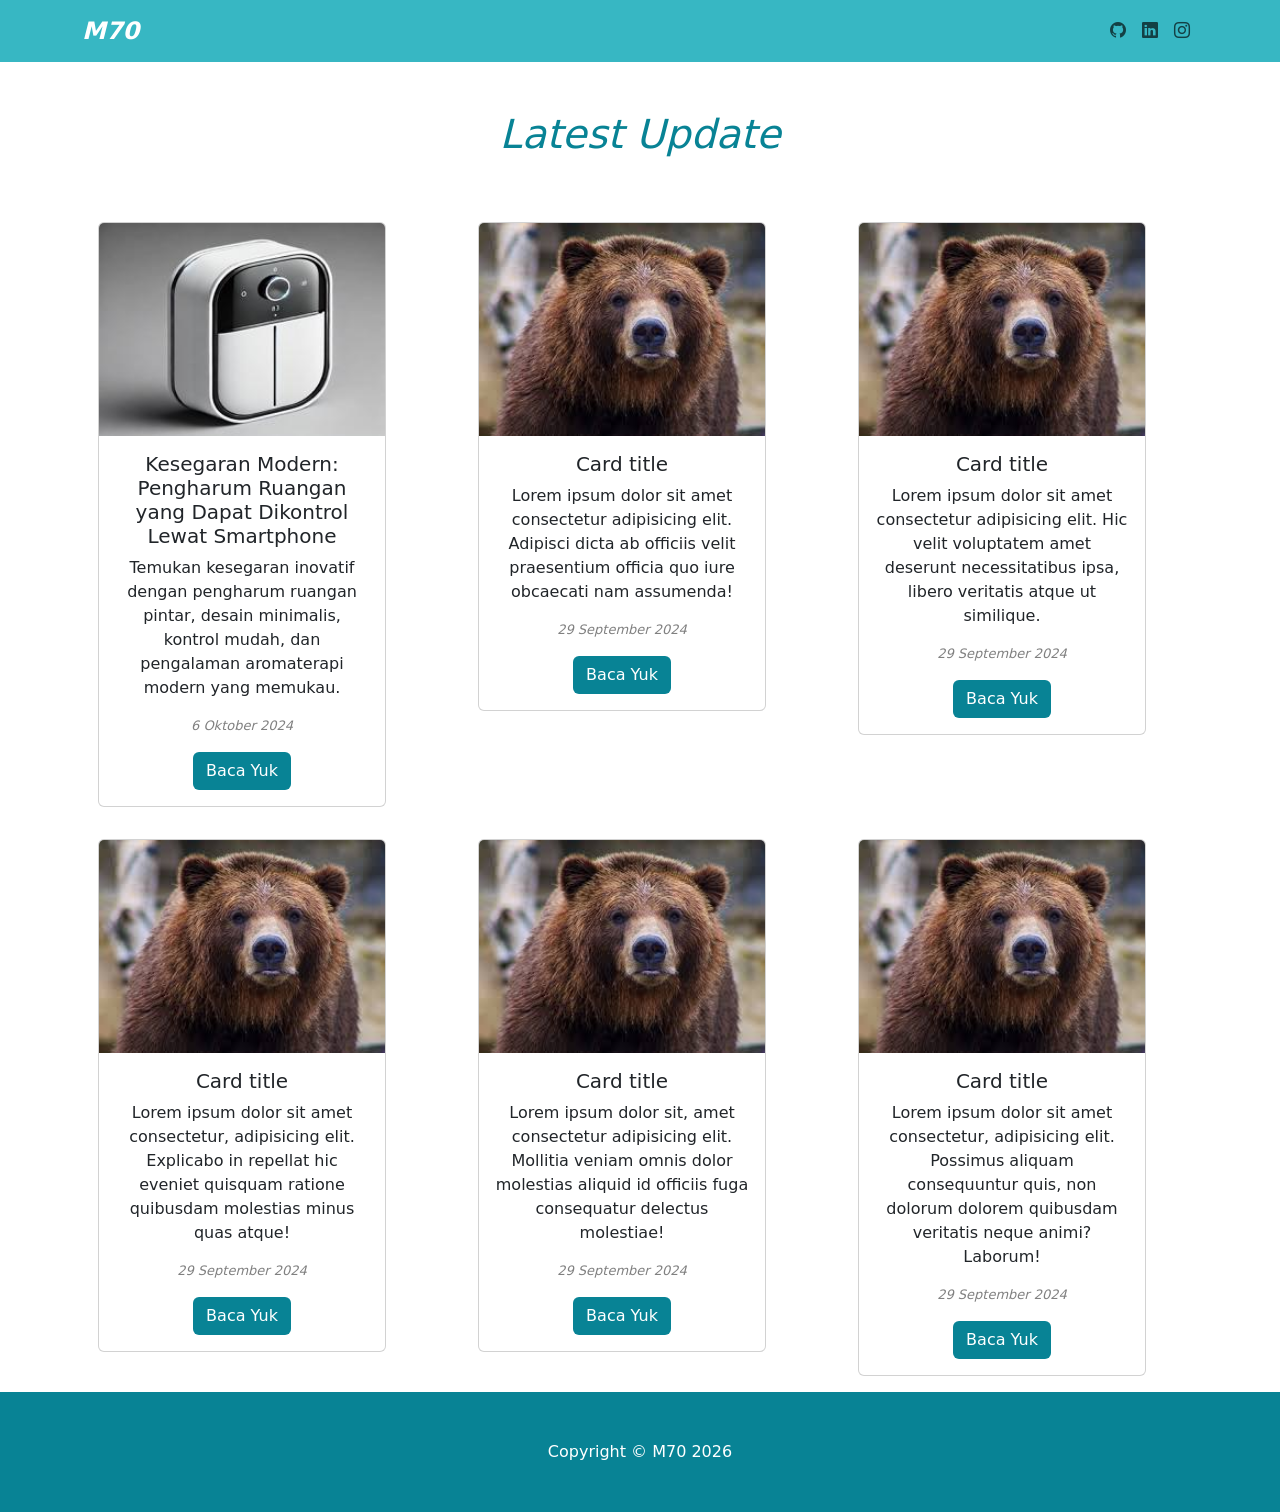
<file: index.html>
<!doctype html>
<html lang="en">
  <head>
    <meta charset="utf-8">
    <meta name="viewport" content="width=device-width, initial-scale=1">
    <title>M70</title>
    <link rel="icon" type="image/x-icon" href="./img/icon.ico">
    <link rel="stylesheet" href="style.css">
    <link rel="stylesheet" href="https://cdn.jsdelivr.net/npm/bootstrap-icons@1.11.3/font/bootstrap-icons.min.css">
    <link href="https://cdn.jsdelivr.net/npm/bootstrap@5.3.3/dist/css/bootstrap.min.css" rel="stylesheet" integrity="sha384-QWTKZyjpPEjISv5WaRU9OFeRpok6YctnYmDr5pNlyT2bRjXh0JMhjY6hW+ALEwIH" crossorigin="anonymous">
  </head>
  <body>
    <!-- Navbar  -->
    <nav class="navbar navbar-expand-lg">
        <div class="container-sm">
          <a class="navbar-brand">M70</a>
          <button class="navbar-toggler" type="button" data-bs-toggle="collapse" data-bs-target="#navbarNav" aria-controls="navbarNav" aria-expanded="false" aria-label="Toggle navigation">
            <span class="navbar-toggler-icon"></span>
          </button>
          
          <div class="collapse navbar-collapse" id="navbarNav">
            <ul class="navbar-nav ms-auto mb-2 mb-lg-0">
              <li class="nav-item">
                <a class="nav-link" href="https://github.com/"><i class="bi bi-github"></i></a>
              </li>
              <li class="nav-item">
                <a class="nav-link" href="www.linkedin.com/"><i class="bi bi-linkedin"></i></a>
              </li>
              <li class="nav-item">
                <a class="nav-link" href="https://www.instagram.com/"><i class="bi bi-instagram"></i></a>
              </li>
            </ul>
          </div>
        </div>
      </nav>
    <!-- End Navbar --> 
     <section>
        <div class="container-wrapper">
            <div class="container">
                <h1 class="text-center m-5">Latest Update</h1>
            </div> 
            <div class="container text-center">
                <div class="row">
                    <div class="col">
                        <div class="card m-3" style="width: 18rem;">
                            <img src="./img/A_modern_room_air_freshener_resized_260x194.jpg" class="card-img-top" alt="...">
                            <div class="card-body">
                              <h5 class="card-title">Kesegaran Modern: Pengharum Ruangan yang Dapat Dikontrol Lewat Smartphone</h5>
                              <p class="card-text">Temukan kesegaran inovatif dengan pengharum ruangan pintar, desain minimalis, kontrol mudah, dan pengalaman aromaterapi modern yang memukau.</p>
                              <p class="caption">6 Oktober 2024</p>
                              <a href="../blogPage/index.html" class="btn">Baca Yuk</a>
                            </div>
                          </div>
                    </div> 
                    <div class="col">
                        <div class="card m-3" style="width: 18rem;">
                            <img src="./img/beruang.jpeg" class="card-img-top" alt="...">
                            <div class="card-body">
                              <h5 class="card-title">Card title</h5>
                              <p class="card-text">Lorem ipsum dolor sit amet consectetur adipisicing elit. Adipisci dicta ab officiis velit praesentium officia quo iure obcaecati nam assumenda!</p>
                              <p class="caption">29 September 2024</p>
                              <a href="../blogPage/" class="btn">Baca Yuk</a>
                            </div>
                          </div>
                    </div> 
                    <div class="col">
                        <div class="card m-3" style="width: 18rem;">
                            <img src="./img/beruang.jpeg" class="card-img-top" alt="...">
                            <div class="card-body">
                              <h5 class="card-title">Card title</h5>
                              <p class="card-text">Lorem ipsum dolor sit amet consectetur adipisicing elit. Hic velit voluptatem amet deserunt necessitatibus ipsa, libero veritatis atque ut similique.</p>
                              <p class="caption">29 September 2024</p>
                              <a href="#" class="btn">Baca Yuk</a>
                            </div>
                          </div>
                    </div>  
                    <!-- card -->
                    <div class="col">
                        <div class="card m-3" style="width: 18rem;">
                            <img src="./img/beruang.jpeg" class="card-img-top" alt="...">
                            <div class="card-body">
                              <h5 class="card-title">Card title</h5>
                              <p class="card-text">Lorem ipsum dolor sit amet consectetur, adipisicing elit. Explicabo in repellat hic eveniet quisquam ratione quibusdam molestias minus quas atque!</p>
                              <p class="caption">29 September 2024</p>
                              <a href="#" class="btn">Baca Yuk</a>
                            </div>
                          </div>
                    </div> 
                    <!-- End card -->
                    <!-- card -->
                    <div class="col">
                        <div class="card m-3" style="width: 18rem;">
                            <img src="./img/beruang.jpeg" class="card-img-top" alt="...">
                            <div class="card-body">
                              <h5 class="card-title">Card title</h5>
                              <p class="card-text">Lorem ipsum dolor sit, amet consectetur adipisicing elit. Mollitia veniam omnis dolor molestias aliquid id officiis fuga consequatur delectus molestiae!</p>
                              <p class="caption">29 September 2024</p>
                              <a href="#" class="btn">Baca Yuk</a>
                            </div>
                          </div>
                    </div> 
                    <!-- End card -->
                    <!-- card -->
                    <div class="col">
                        <div class="card m-3" style="width: 18rem;">
                            <img src="./img/beruang.jpeg" class="card-img-top" alt="...">
                            <div class="card-body">
                              <h5 class="card-title">Card title</h5>
                              <p class="card-text">Lorem ipsum dolor sit amet consectetur, adipisicing elit. Possimus aliquam consequuntur quis, non dolorum dolorem quibusdam veritatis neque animi? Laborum!</p>
                              <p class="caption">29 September 2024</p>
                              <a href="#" class="btn">Baca Yuk</a>
                            </div>
                          </div>
                    </div> 
                    <!-- End card -->
                </div>
            </div>
        </div>
     </section>
     <!-- Footer-->
     <footer class="footer py-5">
      <div class="container"><p class="m-0 text-center text-white">Copyright &copy; M70 2026</p></div>
    </footer>
    <script src="https://cdn.jsdelivr.net/npm/bootstrap@5.3.3/dist/js/bootstrap.bundle.min.js" integrity="sha384-YvpcrYf0tY3lHB60NNkmXc5s9fDVZLESaAA55NDzOxhy9GkcIdslK1eN7N6jIeHz" crossorigin="anonymous"></script>
  </body>
</html>
</file>
<file: style.css>
:root{
    --textPrimary : #088395; 
}

html{
    scroll-behavior: smooth;
}
.navbar{
    background-color: #37B7C3;
} 

.navbar .navbar-brand{
    font-size: 1.5rem;
    font-weight: 700;
    font-style: italic;
    color:#fff;
} 

.navbar .navbar-brand span{
    color:var(--textPrimary); 
} 

.container-wrapper .container h1{
    font-style: italic;
    color: var(--textPrimary);
} 

.container-wrapper .container .row .col .card .card-body .btn{
    background-color: #088395;
    color: #fff;
} 

footer{
    background-color: #088395;
} 

.container-wrapper .container .row .col .card .card-body .caption{
    color: gray;
    font-weight: 100;
    text-align: center;
    font-style: italic;
    font-size: small;
}
</file>
